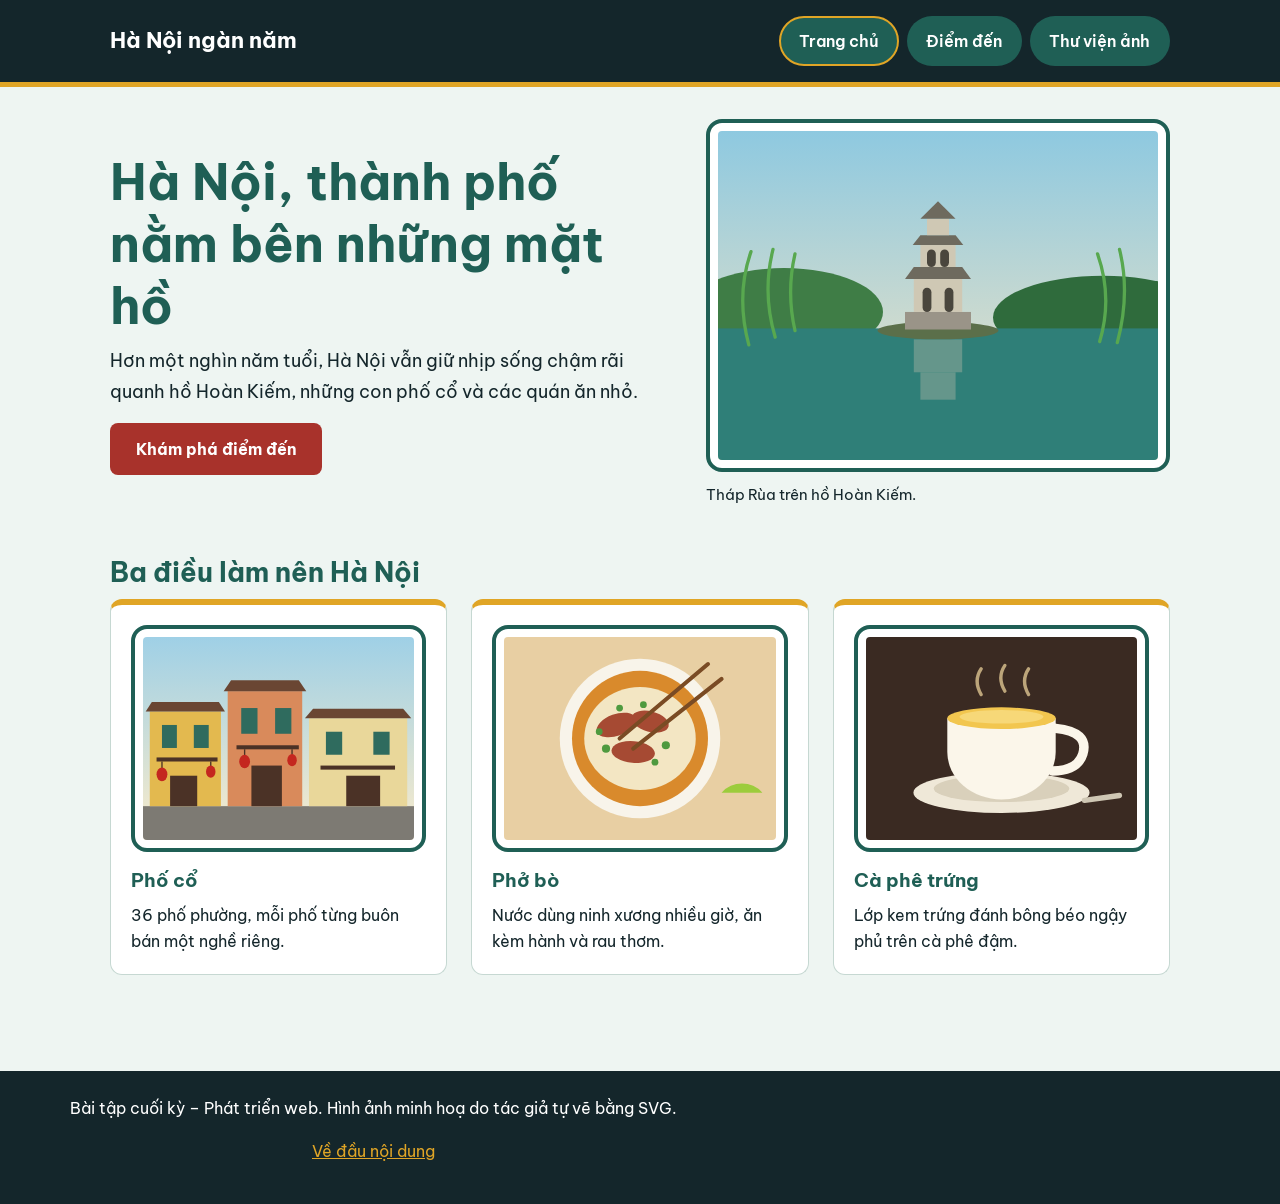
<file: index.html>
<!DOCTYPE html>
<html lang="vi">
<head>
  <meta charset="UTF-8">
  <meta name="viewport" content="width=device-width, initial-scale=1">
  <title>Hà Nội ngàn năm – Trang chủ</title>
  <link rel="preconnect" href="https://fonts.googleapis.com">
  <link rel="stylesheet" href="https://fonts.googleapis.com/css2?family=Be+Vietnam+Pro:wght@400;600;700&amp;display=swap">
  <link rel="stylesheet" href="style.css">
</head>
<body>
  <a class="skip-link" href="#main-content">Chuyển đến nội dung chính</a>
  <header class="site-header">
    <div class="header-inner">
      <a class="brand" href="index.html">Hà Nội ngàn năm</a>
      <nav class="main-nav" aria-label="Điều hướng chính">
        <ul>
          <li><a href="index.html" aria-current="page">Trang chủ</a></li>
          <li><a href="diem-den.html">Điểm đến</a></li>
          <li><a href="thu-vien.html">Thư viện ảnh</a></li>
        </ul>
      </nav>
    </div>
  </header>
  <main id="main-content" tabindex="-1">
    <section class="hero">
      <div>
        <h1>Hà Nội, thành phố nằm bên những mặt hồ</h1>
        <p class="lead">Hơn một nghìn năm tuổi, Hà Nội vẫn giữ nhịp sống chậm rãi quanh hồ Hoàn Kiếm, những con phố cổ và các quán ăn nhỏ.</p>
        <a class="button" href="diem-den.html">Khám phá điểm đến</a>
      </div>
      <figure>
        <img src="images/thap-rua.svg" width="400" height="300" alt="Tháp Rùa nhỏ giữa hồ Hoàn Kiếm, hai bên là hàng liễu rủ">
        <figcaption>Tháp Rùa trên hồ Hoàn Kiếm.</figcaption>
      </figure>
    </section>

    <section aria-labelledby="why">
      <h2 id="why">Ba điều làm nên Hà Nội</h2>
      <div class="grid-3">
        <article class="card">
          <img src="images/pho-co.svg" width="400" height="300" alt="Dãy nhà mái ngói ở phố cổ với đèn lồng đỏ treo trước hiên">
          <h3>Phố cổ</h3>
          <p>36 phố phường, mỗi phố từng buôn bán một nghề riêng.</p>
        </article>
        <article class="card">
          <img src="images/pho.svg" width="400" height="300" alt="Tô phở bò nhìn từ trên xuống, có hành lá và thịt bò">
          <h3>Phở bò</h3>
          <p>Nước dùng ninh xương nhiều giờ, ăn kèm hành và rau thơm.</p>
        </article>
        <article class="card">
          <img src="images/ca-phe-trung.svg" width="400" height="300" alt="Cốc cà phê trứng có lớp bọt vàng đặt trên đĩa">
          <h3>Cà phê trứng</h3>
          <p>Lớp kem trứng đánh bông béo ngậy phủ trên cà phê đậm.</p>
        </article>
      </div>
    </section>
  </main>
  <footer class="site-footer">
    <p>Bài tập cuối kỳ – Phát triển web. Hình ảnh minh hoạ do tác giả tự vẽ bằng SVG.</p>
    <p><a href="#main-content">Về đầu nội dung</a></p>
  </footer>
</body>
</html>
</file>
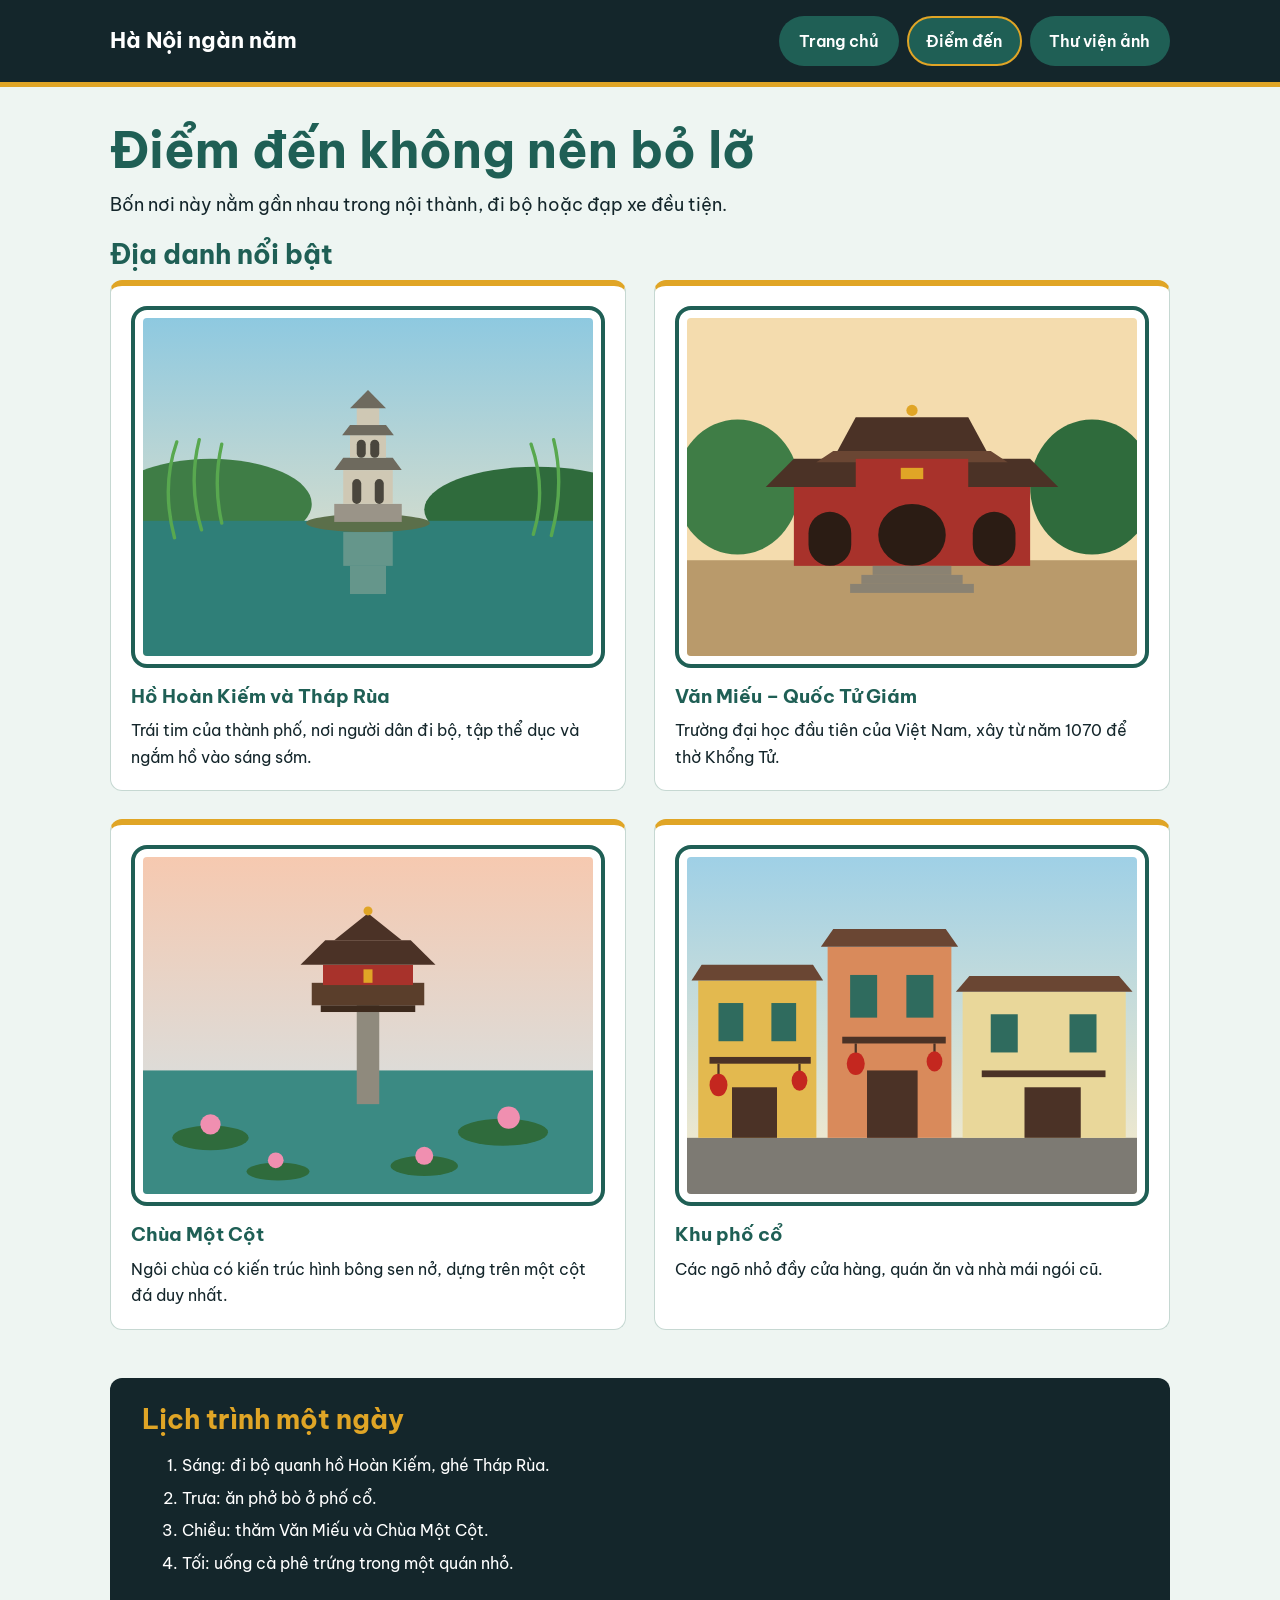
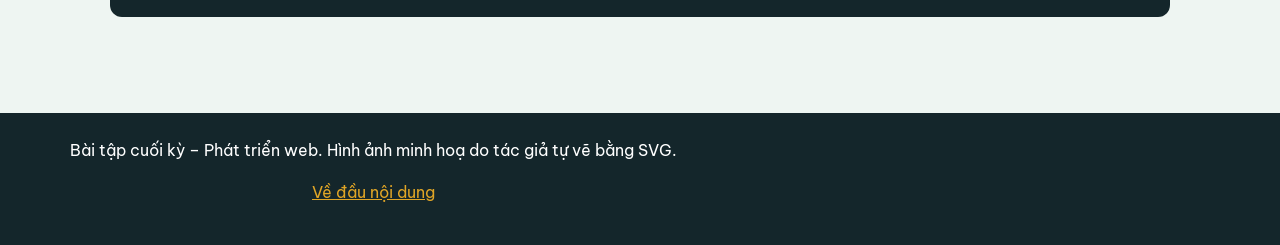
<file: diem-den.html>
<!DOCTYPE html>
<html lang="vi">
<head>
  <meta charset="UTF-8">
  <meta name="viewport" content="width=device-width, initial-scale=1">
  <title>Điểm đến – Hà Nội ngàn năm</title>
  <link rel="preconnect" href="https://fonts.googleapis.com">
  <link rel="stylesheet" href="https://fonts.googleapis.com/css2?family=Be+Vietnam+Pro:wght@400;600;700&amp;display=swap">
  <link rel="stylesheet" href="style.css">
</head>
<body>
  <a class="skip-link" href="#main-content">Chuyển đến nội dung chính</a>
  <header class="site-header">
    <div class="header-inner">
      <a class="brand" href="index.html">Hà Nội ngàn năm</a>
      <nav class="main-nav" aria-label="Điều hướng chính">
        <ul>
          <li><a href="index.html">Trang chủ</a></li>
          <li><a href="diem-den.html" aria-current="page">Điểm đến</a></li>
          <li><a href="thu-vien.html">Thư viện ảnh</a></li>
        </ul>
      </nav>
    </div>
  </header>
  <main id="main-content" tabindex="-1">
    <h1>Điểm đến không nên bỏ lỡ</h1>
    <p class="lead">Bốn nơi này nằm gần nhau trong nội thành, đi bộ hoặc đạp xe đều tiện.</p>

    <section aria-labelledby="places">
      <h2 id="places">Địa danh nổi bật</h2>
      <div class="grid-2">
        <article class="card">
          <img src="images/thap-rua.svg" width="400" height="300" alt="Tháp Rùa ba tầng mái ngói trên đảo nhỏ giữa hồ">
          <h3>Hồ Hoàn Kiếm và Tháp Rùa</h3>
          <p>Trái tim của thành phố, nơi người dân đi bộ, tập thể dục và ngắm hồ vào sáng sớm.</p>
        </article>
        <article class="card">
          <img src="images/van-mieu.svg" width="400" height="300" alt="Cổng Văn Miếu sơn đỏ, mái ngói nâu hai tầng">
          <h3>Văn Miếu – Quốc Tử Giám</h3>
          <p>Trường đại học đầu tiên của Việt Nam, xây từ năm 1070 để thờ Khổng Tử.</p>
        </article>
        <article class="card">
          <img src="images/chua-mot-cot.svg" width="400" height="300" alt="Chùa Một Cột dựng trên một cột đá giữa hồ sen hồng">
          <h3>Chùa Một Cột</h3>
          <p>Ngôi chùa có kiến trúc hình bông sen nở, dựng trên một cột đá duy nhất.</p>
        </article>
        <article class="card">
          <img src="images/pho-co.svg" width="400" height="300" alt="Phố cổ với những ngôi nhà nhiều màu và đèn lồng đỏ">
          <h3>Khu phố cổ</h3>
          <p>Các ngõ nhỏ đầy cửa hàng, quán ăn và nhà mái ngói cũ.</p>
        </article>
      </div>
    </section>

    <section class="plan" aria-labelledby="plan">
      <h2 id="plan">Lịch trình một ngày</h2>
      <ol>
        <li>Sáng: đi bộ quanh hồ Hoàn Kiếm, ghé Tháp Rùa.</li>
        <li>Trưa: ăn phở bò ở phố cổ.</li>
        <li>Chiều: thăm Văn Miếu và Chùa Một Cột.</li>
        <li>Tối: uống cà phê trứng trong một quán nhỏ.</li>
      </ol>
    </section>
  </main>
  <footer class="site-footer">
    <p>Bài tập cuối kỳ – Phát triển web. Hình ảnh minh hoạ do tác giả tự vẽ bằng SVG.</p>
    <p><a href="#main-content">Về đầu nội dung</a></p>
  </footer>
</body>
</html>
</file>
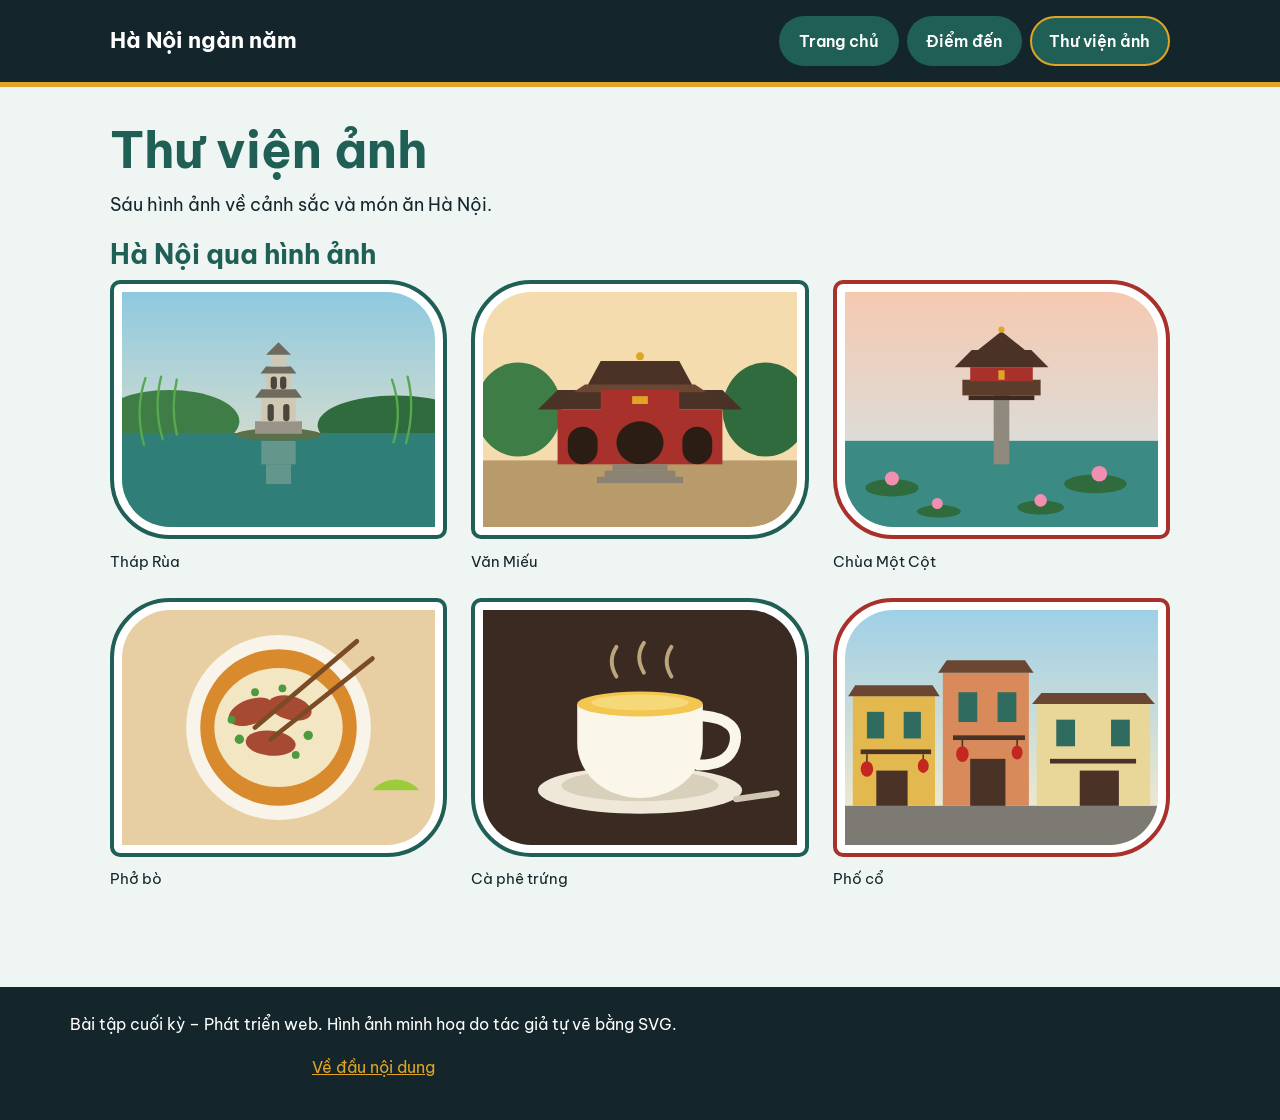
<file: thu-vien.html>
<!DOCTYPE html>
<html lang="vi">
<head>
  <meta charset="UTF-8">
  <meta name="viewport" content="width=device-width, initial-scale=1">
  <title>Thư viện ảnh – Hà Nội ngàn năm</title>
  <link rel="preconnect" href="https://fonts.googleapis.com">
  <link rel="stylesheet" href="https://fonts.googleapis.com/css2?family=Be+Vietnam+Pro:wght@400;600;700&amp;display=swap">
  <link rel="stylesheet" href="style.css">
</head>
<body>
  <a class="skip-link" href="#main-content">Chuyển đến nội dung chính</a>
  <header class="site-header">
    <div class="header-inner">
      <a class="brand" href="index.html">Hà Nội ngàn năm</a>
      <nav class="main-nav" aria-label="Điều hướng chính">
        <ul>
          <li><a href="index.html">Trang chủ</a></li>
          <li><a href="diem-den.html">Điểm đến</a></li>
          <li><a href="thu-vien.html" aria-current="page">Thư viện ảnh</a></li>
        </ul>
      </nav>
    </div>
  </header>
  <main id="main-content" tabindex="-1">
    <h1>Thư viện ảnh</h1>
    <p class="lead">Sáu hình ảnh về cảnh sắc và món ăn Hà Nội.</p>

    <section aria-labelledby="gal">
      <h2 id="gal">Hà Nội qua hình ảnh</h2>
      <div class="gallery">
        <figure><img src="images/thap-rua.svg" width="400" height="300" alt="Tháp Rùa giữa hồ Hoàn Kiếm lúc sáng sớm"><figcaption>Tháp Rùa</figcaption></figure>
        <figure><img src="images/van-mieu.svg" width="400" height="300" alt="Cổng chính Văn Miếu màu đỏ"><figcaption>Văn Miếu</figcaption></figure>
        <figure><img src="images/chua-mot-cot.svg" width="400" height="300" alt="Chùa Một Cột giữa hồ sen"><figcaption>Chùa Một Cột</figcaption></figure>
        <figure><img src="images/pho.svg" width="400" height="300" alt="Tô phở bò với hành lá và chanh"><figcaption>Phở bò</figcaption></figure>
        <figure><img src="images/ca-phe-trung.svg" width="400" height="300" alt="Cà phê trứng bọt vàng trong cốc trắng"><figcaption>Cà phê trứng</figcaption></figure>
        <figure><img src="images/pho-co.svg" width="400" height="300" alt="Những ngôi nhà mái ngói ở phố cổ"><figcaption>Phố cổ</figcaption></figure>
      </div>
    </section>
  </main>
  <footer class="site-footer">
    <p>Bài tập cuối kỳ – Phát triển web. Hình ảnh minh hoạ do tác giả tự vẽ bằng SVG.</p>
    <p><a href="#main-content">Về đầu nội dung</a></p>
  </footer>
</body>
</html>
</file>
<file: style.css>
/* ===== Biến màu & nền tảng ===== */
:root {
  --ink: #14262b;
  --jade: #1f5f55;
  --mist: #eef5f2;
  --gold: #e0a526;
  --lacquer: #a8322b;
  --white: #ffffff;
}
* { box-sizing: border-box; }
html { scroll-behavior: smooth; }
body {
  margin: 0;
  font-family: "Be Vietnam Pro", "Segoe UI", Arial, sans-serif;
  line-height: 1.65;
  color: var(--ink);
  background: var(--mist);
}
h1, h2, h3 { line-height: 1.25; margin: 0 0 .6rem; color: var(--jade); }
h1 { font-size: clamp(2rem, 5vw, 3.1rem); }
h2 { font-size: 1.7rem; }
h3 { font-size: 1.2rem; }
p { margin: 0 0 1rem; max-width: 65ch; }
a { color: var(--lacquer); }

/* ===== Liên kết "Chuyển đến nội dung chính": chỉ hiện khi focus ===== */
.skip-link {
  position: absolute;
  top: -80px;            /* ẩn phía trên màn hình */
  left: 1rem;
  z-index: 100;
  padding: .75rem 1.25rem;
  background: var(--gold);
  color: var(--ink);
  font-weight: 700;
  border-radius: 0 0 10px 10px;
  text-decoration: none;
}
.skip-link:focus {
  top: 0;                /* hiện ra khi được focus bằng phím Tab */
  outline: 3px solid var(--ink);
}

/* ===== Header + điều hướng (FLEX) ===== */
.site-header {
  background: var(--ink);
  border-bottom: 5px solid var(--gold);
}
.header-inner {
  display: flex;
  flex-wrap: wrap;
  align-items: center;
  justify-content: space-between;
  gap: 1rem;
  max-width: 1100px;
  margin: 0 auto;
  padding: 1rem 1.25rem;
}
.brand {
  color: var(--white);
  font-size: 1.35rem;
  font-weight: 700;
  text-decoration: none;
}
.main-nav ul {
  display: flex;                 /* flex cho thanh điều hướng */
  flex-wrap: wrap;
  gap: .5rem;
  margin: 0;
  padding: 0;
  list-style: none;
}
.main-nav a {
  display: block;
  padding: .6rem 1.1rem;                    /* 1 */
  color: var(--white);
  background: var(--jade);                  /* 2 */
  border: 2px solid transparent;            /* 3 */
  border-radius: 999px;                     /* 4 */
  font-weight: 600;
  text-decoration: none;
  transition: background .25s, color .25s, transform .25s;  /* 5 */
}
.main-nav a:hover {
  background: var(--gold);
  color: var(--ink);
  transform: translateY(-3px);
}
.main-nav a:focus-visible { outline: 3px solid var(--gold); outline-offset: 3px; }
.main-nav a[aria-current="page"] { border-color: var(--gold); }

/* ===== Bố cục chung ===== */
main { max-width: 1100px; margin: 0 auto; padding: 2rem 1.25rem 3rem; }
main:focus { outline: none; }
section { margin-bottom: 3rem; }
.lead { font-size: 1.15rem; }

.button {
  display: inline-block;
  padding: .8rem 1.6rem;
  background: var(--lacquer);
  color: var(--white);
  font-weight: 700;
  text-decoration: none;
  border-radius: 8px;
  transition: background .25s, transform .25s;
}
.button:hover { background: var(--ink); transform: scale(1.05); }
.button:focus-visible { outline: 3px solid var(--gold); outline-offset: 3px; }

/* ===== Hình ảnh: mô hình hộp (viền, đệm, bo góc) ===== */
img {
  display: block;
  width: 100%;
  height: auto;
  background: var(--white);
  border: 4px solid var(--jade);
  padding: 8px;
  border-radius: 16px;
  transition: transform .35s ease, box-shadow .35s ease, border-color .35s;
}
img:hover {
  transform: scale(1.04) rotate(-1deg);
  border-color: var(--gold);
  box-shadow: 0 12px 24px rgba(20, 38, 43, .3);
}
figure { margin: 0; }
figcaption { margin-top: .6rem; font-size: .95rem; }

/* ===== GRID ===== */
.hero {
  display: grid;
  grid-template-columns: 1.2fr 1fr;     /* 2 cột */
  gap: 2.5rem;
  align-items: center;
}
.grid-3 {
  display: grid;
  grid-template-columns: repeat(3, 1fr); /* 3 cột */
  gap: 1.5rem;
}
.grid-2 {
  display: grid;
  grid-template-columns: repeat(2, 1fr); /* 2 cột */
  gap: 1.75rem;
}
.card {
  background: var(--white);
  padding: 1.25rem;
  border: 1px solid #c6d8d2;
  border-top: 6px solid var(--gold);
  border-radius: 12px;
}
.card img { margin-bottom: 1rem; }
.card p { margin-bottom: 0; }

.plan { background: var(--ink); color: var(--white); padding: 1.5rem 2rem; border-radius: 12px; }
.plan h2 { color: var(--gold); }
.plan li { margin-bottom: .4rem; }

/* ===== FLEX: thư viện ảnh ===== */
.gallery {
  display: flex;
  flex-wrap: wrap;
  gap: 1.5rem;
  justify-content: center;
}
.gallery figure { flex: 1 1 280px; max-width: 340px; }

/* nth-child: ảnh chẵn bo góc khác, ảnh thứ 3n đổi màu viền */
.gallery figure:nth-child(even) img { border-radius: 60px 10px 60px 10px; }
.gallery figure:nth-child(odd) img  { border-radius: 10px 60px 10px 60px; }
.gallery figure:nth-child(3n) img   { border-color: var(--lacquer); }

/* ===== Chân trang ===== */
.site-footer {
  background: var(--ink);
  color: var(--white);
  text-align: center;
  padding: 1.5rem 1rem;
}
.site-footer a { color: var(--gold); }

/* ===== Responsive ===== */
@media (max-width: 800px) {
  .hero, .grid-3, .grid-2 { grid-template-columns: 1fr; }
}
@media (prefers-reduced-motion: reduce) {
  * { transition: none !important; scroll-behavior: auto !important; }
  img:hover, .main-nav a:hover, .button:hover { transform: none; }
}
</file>
